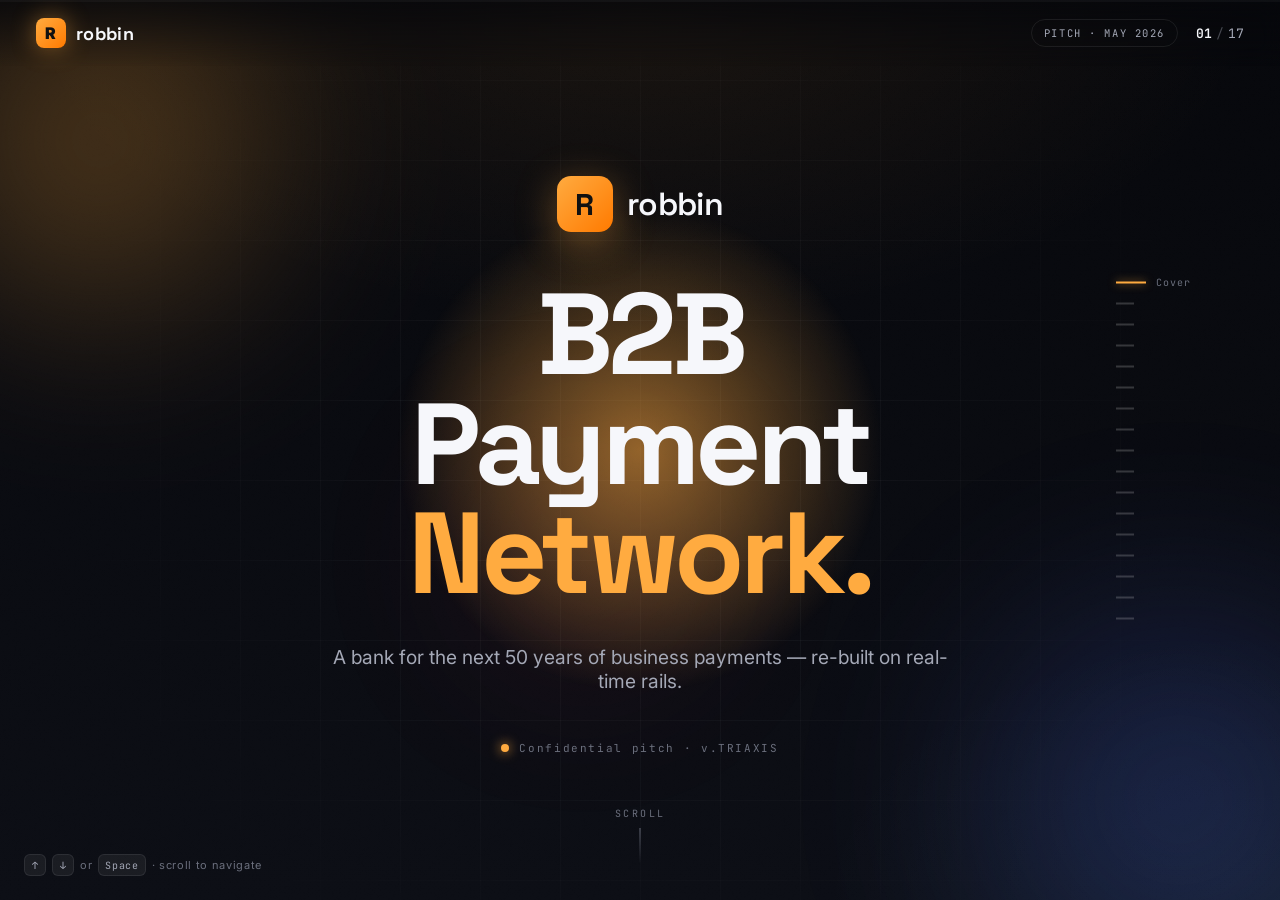
<file: index.html>
<!DOCTYPE html>
<html lang="en">
<head>
<meta charset="UTF-8" />
<meta name="viewport" content="width=device-width, initial-scale=1.0" />
<title>Robbin — B2B Payment Network</title>
<link rel="preconnect" href="https://fonts.googleapis.com" />
<link rel="preconnect" href="https://fonts.gstatic.com" crossorigin />
<link href="https://fonts.googleapis.com/css2?family=Inter:wght@300;400;500;600;700;800;900&family=Space+Grotesk:wght@400;500;600;700&family=JetBrains+Mono:wght@400;600&display=swap" rel="stylesheet" />
<link rel="stylesheet" href="styles.css" />
</head>
<body>

<!-- AMBIENT BACKGROUND -->
<div class="ambient">
  <div class="grain"></div>
  <div class="orb orb-1"></div>
  <div class="orb orb-2"></div>
  <div class="orb orb-3"></div>
  <div class="grid-bg"></div>
</div>

<!-- TOP NAV -->
<header class="topbar">
  <div class="brand">
    <span class="brand-mark">R</span>
    <span class="brand-name">robbin</span>
  </div>
  <div class="topbar-meta">
    <span class="meta-pill">PITCH · MAY 2026</span>
    <span class="counter"><b id="curSlide">01</b><span class="slash">/</span><span id="totSlide">17</span></span>
  </div>
</header>

<!-- PROGRESS BAR -->
<div class="progress"><div class="progress-fill" id="progressFill"></div></div>

<!-- MINI MAP -->
<nav class="minimap" aria-label="slide navigation">
  <ol id="minimapList"></ol>
</nav>

<!-- HINT -->
<div class="hint" id="hint">
  <kbd>↑</kbd><kbd>↓</kbd> or <kbd>Space</kbd> · scroll to navigate
</div>

<!-- DECK -->
<main class="deck" id="deck">

  <!-- ============================ SLIDE 1: COVER ============================ -->
  <section class="slide cover" data-title="Cover" data-num="01">
    <div class="cover-bg">
      <svg class="halo" viewBox="0 0 800 800" aria-hidden="true">
        <defs>
          <radialGradient id="halo" cx="50%" cy="50%" r="50%">
            <stop offset="0%" stop-color="#FFAB40" stop-opacity="0.55"/>
            <stop offset="60%" stop-color="#FFAB40" stop-opacity="0"/>
          </radialGradient>
        </defs>
        <circle cx="400" cy="400" r="400" fill="url(#halo)"/>
      </svg>
    </div>
    <div class="cover-content">
      <div class="cover-logo">
        <span class="cover-logo-mark">R</span>
        <span class="cover-logo-name">robbin</span>
      </div>
      <h1 class="cover-title">
        <span class="reveal">B2B</span>
        <span class="reveal delay-1">Payment</span>
        <span class="reveal delay-2 gold">Network.</span>
      </h1>
      <p class="cover-sub reveal delay-3">A bank for the next 50 years of business payments — re-built on real-time rails.</p>
      <div class="cover-foot reveal delay-4">
        <span class="dot"></span>
        <span>Confidential pitch · v.TRIAXIS</span>
      </div>
    </div>
    <div class="scroll-cue">scroll<span class="cue-line"></span></div>
  </section>

  <!-- ============================ SLIDE 2: TEAM ============================ -->
  <section class="slide team" data-title="Team" data-num="02">
    <div class="slide-inner">
      <div class="eyebrow">02 · Team</div>
      <h2 class="big-headline">
        Deep domain & technical expertise,<br/>
        <span class="gold">our right to win.</span>
      </h2>

      <div class="team-grid">
        <div class="team-col">
          <div class="col-label">FOUNDERS</div>
          <div class="founders">
            <article class="person">
              <div class="avatar"><span>LM</span></div>
              <div class="who">
                <h4>Leonardo Moura</h4>
                <span>CEO</span>
              </div>
            </article>
            <article class="person">
              <div class="avatar"><span>HM</span></div>
              <div class="who">
                <h4>Henrique Meyer</h4>
                <span>COO</span>
              </div>
            </article>
            <article class="person">
              <div class="avatar"><span>TC</span></div>
              <div class="who">
                <h4>Tomás Corrêa</h4>
                <span>CTO</span>
              </div>
            </article>
          </div>
        </div>
        <div class="team-col">
          <div class="col-label">INVESTORS</div>
          <div class="investors">
            <div class="inv-logo">MONASHEES</div>
            <div class="inv-logo">CANARY</div>
            <div class="inv-logo">QED</div>
            <div class="inv-logo">KASZEK</div>
            <div class="inv-logo">ANGELS</div>
            <div class="inv-logo">+ FOUNDERS</div>
          </div>
          <p class="inv-note">Backed by tier-one Latam fintech funds and operator angels.</p>
        </div>
      </div>
    </div>
  </section>

  <!-- ============================ SLIDE 3: CONSUMER VS B2B ============================ -->
  <section class="slide compare" data-title="The Gap" data-num="03">
    <div class="slide-inner">
      <div class="eyebrow">03 · The opportunity</div>
      <h2 class="big-headline">For 50 years, consumer payments became<br/>
        <span class="gold">seamless, financed, rewarded.</span><br/>
        B2B did not.
      </h2>

      <div class="versus">
        <div class="vs-card vs-good">
          <div class="vs-tag">Consumer</div>
          <div class="vs-amt">$50<span>T</span><sup>1</sup></div>
          <ul class="vs-list">
            <li><span class="check">✓</span> Seamless</li>
            <li><span class="check">✓</span> Financed</li>
            <li><span class="check">✓</span> Rewarded</li>
          </ul>
          <div class="vs-enabled">Enabled by <span class="card-chip"></span></div>
        </div>

        <div class="vs-divider"><span>vs</span></div>

        <div class="vs-card vs-bad">
          <div class="vs-tag">B2B</div>
          <div class="vs-amt">$124<span>T</span><sup>1</sup></div>
          <ul class="vs-list">
            <li><span class="cross">✕</span> Paper invoices</li>
            <li><span class="cross">✕</span> Financing gap</li>
            <li><span class="cross">✕</span> No rewards</li>
          </ul>
          <div class="vs-enabled">Enabled by <span class="q-mark">?</span></div>
        </div>
      </div>

      <div class="fineprint">(1) Juniper Research, 2024.</div>
    </div>
  </section>

  <!-- ============================ SLIDE 4: WRONG RAIL ============================ -->
  <section class="slide wrong-rail" data-title="Wrong Rail" data-num="04">
    <div class="slide-inner">
      <div class="eyebrow">04 · 2024 lesson</div>
      <h2 class="big-headline">
        In 2024 we built the right product<br/>
        <span class="muted">on the</span> <span class="gold strike">wrong rail</span><span class="muted">.</span>
      </h2>

      <div class="rail-stage">
        <div class="rail-card-wrap">
          <div class="rail-card">
            <div class="rc-top">
              <span class="rc-brand">CARTÃO CANTU</span>
              <span class="rc-visa">VISA</span>
            </div>
            <div class="rc-chip"></div>
            <div class="rc-num">4520  •••• ••••  9412</div>
            <div class="rc-foot">
              <span>R. SILVA</span>
              <span>12/29</span>
            </div>
            <div class="rc-cross"></div>
          </div>
          <div class="rail-stamp">WRONG RAIL</div>
        </div>

        <div class="rail-issues">
          <div class="ri"><i></i> Paper invoices</div>
          <div class="ri"><i></i> Financing gap</div>
          <div class="ri"><i></i> No rewards</div>
        </div>
      </div>
    </div>
  </section>

  <!-- ============================ SLIDE 5: PIX RAILED ============================ -->
  <section class="slide pix-rail" data-title="PIX Card" data-num="05">
    <div class="slide-inner">
      <div class="eyebrow">05 · The pivot</div>
      <h2 class="big-headline">Meet the <span class="gold">PIX-Railed</span> Credit Card.</h2>

      <div class="pix-stage">
        <div class="pix-card">
          <div class="pc-glow"></div>
          <div class="pc-top">
            <span class="pc-brand">robbin</span>
            <span class="pc-pix">⚡ PIX</span>
          </div>
          <div class="pc-chip"></div>
          <div class="pc-num">5000  ROBBIN  •  B2B</div>
          <div class="pc-foot">
            <div>
              <span class="pc-label">Acquiring cost</span>
              <span class="pc-val gold">0%</span>
            </div>
            <div>
              <span class="pc-label">Settlement</span>
              <span class="pc-val gold">Instant</span>
            </div>
            <div>
              <span class="pc-label">Credit</span>
              <span class="pc-val gold">On-rail</span>
            </div>
          </div>
        </div>
        <ul class="pix-bullets">
          <li><span class="b-num">01</span> Real-time settlement on PIX rail</li>
          <li><span class="b-num">02</span> Credit underwritten on supplier data</li>
          <li><span class="b-num">03</span> Rewards & financing co-branded with suppliers</li>
        </ul>
      </div>
    </div>
  </section>

  <!-- ============================ SLIDE 6: GLOBAL RAILS ============================ -->
  <section class="slide rails-map" data-title="Global Rails" data-num="06">
    <div class="slide-inner">
      <div class="eyebrow">06 · Why now</div>
      <h2 class="big-headline">Real-time payment rails — <span class="gold">everywhere</span>.</h2>
      <p class="lede">The rails Visa spent decades building became <b>cheaper</b> and <b>better</b>.</p>

      <div class="rails-grid">
        <div class="rail-tile"><span class="rt-flag">🇺🇸</span><b>FedNow</b><span class="rt-year">2023</span></div>
        <div class="rail-tile"><span class="rt-flag">🇲🇽</span><b>SPEI</b><span class="rt-year">2004</span></div>
        <div class="rail-tile"><span class="rt-flag">🇨🇴</span><b>Bre-B</b><span class="rt-year">2025</span></div>
        <div class="rail-tile featured"><span class="rt-flag">🇧🇷</span><b>PIX</b><span class="rt-year">2020</span><span class="rt-badge">Robbin's rail</span></div>
        <div class="rail-tile"><span class="rt-flag">🇦🇷</span><b>Transferencias 3.0</b><span class="rt-year">2020</span></div>
        <div class="rail-tile"><span class="rt-flag">🇪🇺</span><b>SEPA Instant</b><span class="rt-year">2017</span></div>
        <div class="rail-tile"><span class="rt-flag">🇶🇦</span><b>Fawran</b><span class="rt-year">2024</span></div>
        <div class="rail-tile"><span class="rt-flag">🇿🇦</span><b>PayShap</b><span class="rt-year">2023</span></div>
        <div class="rail-tile"><span class="rt-flag">🇮🇳</span><b>UPI</b><span class="rt-year">2016</span></div>
        <div class="rail-tile"><span class="rt-flag">🇹🇭</span><b>PromptPay</b><span class="rt-year">2016</span></div>
        <div class="rail-tile"><span class="rt-flag">🇸🇬</span><b>PayNow</b><span class="rt-year">2017</span></div>
      </div>
    </div>
  </section>

  <!-- ============================ SLIDE 7: NETWORK ============================ -->
  <section class="slide network" data-title="Network" data-num="07">
    <div class="slide-inner">
      <div class="eyebrow">07 · Architecture</div>
      <h2 class="big-headline">Robbin: <span class="gold">B2B payment network</span> built on PIX.</h2>

      <div class="network-diagram">
        <div class="net-node net-suppliers">
          <div class="net-label">Suppliers</div>
          <div class="net-sub">co-brand</div>
        </div>
        <div class="net-node net-banks">
          <div class="net-label">Banks</div>
          <div class="net-sub">fund untapped market</div>
        </div>
        <div class="net-node net-sellers">
          <div class="net-label">Sellers</div>
          <div class="net-sub">SMEs <b class="gold">20M+</b></div>
        </div>

        <div class="net-core">
          <div class="core-ring r1"></div>
          <div class="core-ring r2"></div>
          <div class="core-ring r3"></div>
          <div class="core-center">
            <span>ROBBIN</span>
            <small>Network Orchestrator</small>
          </div>
          <div class="core-tag tag-issuer">Issuer</div>
          <div class="core-tag tag-acquiring">Acquiring</div>
          <div class="core-tag tag-funding">Funding</div>
          <div class="core-tag tag-app">Application</div>
        </div>

        <svg class="net-lines" viewBox="0 0 1000 600" preserveAspectRatio="none">
          <line x1="120" y1="120" x2="500" y2="300" />
          <line x1="120" y1="480" x2="500" y2="300" />
          <line x1="880" y1="300" x2="500" y2="300" />
        </svg>
      </div>

      <div class="net-notes">
        <span><b class="gold">0%</b> acquiring cost (nation-wide PIX)</span>
        <span><b class="gold">Trust + Data</b> from supplier rail</span>
        <span><b class="gold">AI agents</b> for credit & servicing</span>
      </div>
    </div>
  </section>

  <!-- ============================ SLIDE 8: 280B MARKET ============================ -->
  <section class="slide market" data-title="$280B Market" data-num="08">
    <div class="slide-inner">
      <div class="eyebrow">08 · TAM</div>
      <h2 class="big-headline">Banks are gaining access to a<br/>
        <span class="huge-num">USD 280<span class="huge-unit">B</span></span><br/>
        <span class="gold">untapped market.</span>
      </h2>

      <div class="market-stage">
        <div class="bar-stack" aria-label="SME working capital by origin">
          <div class="bar-row">
            <span class="bar-label">Banks</span>
            <div class="bar"><span style="width:42%"></span></div>
            <span class="bar-val">42%</span>
          </div>
          <div class="bar-row">
            <span class="bar-label">Trade credit (suppliers)</span>
            <div class="bar gold-bar"><span style="width:38%"></span></div>
            <span class="bar-val gold">38%</span>
            <span class="bar-tag">← Robbin unlocks this</span>
          </div>
          <div class="bar-row">
            <span class="bar-label">Other</span>
            <div class="bar"><span style="width:20%"></span></div>
            <span class="bar-val">20%</span>
          </div>
        </div>
        <p class="caption">SME working-capital origin · share of short-term financing</p>
        <p class="source">Source: McGuinness, Hogan & Powell (2018); Berger & Udell (2006); Demirgüç-Kunt & Maksimovic (2001); Finkelstein Shapiro et al. (2018); Machokoto et al. (2022).</p>
      </div>
    </div>
  </section>

  <!-- ============================ SLIDE 9: TRACTION ============================ -->
  <section class="slide traction" data-title="Traction" data-num="09">
    <div class="slide-inner">
      <div class="eyebrow">09 · Traction</div>
      <h2 class="big-headline">It's <span class="gold">already</span> here.</h2>

      <div class="kpis">
        <div class="kpi">
          <div class="kpi-tag">SUPPLIERS</div>
          <div class="kpi-num"><span class="cnt" data-to="8">0</span></div>
          <div class="kpi-sub">live brands</div>
          <div class="kpi-foot">+12K sitting outside</div>
        </div>
        <div class="kpi">
          <div class="kpi-tag">FUNDING PROVIDERS</div>
          <div class="kpi-num"><span class="cnt" data-to="2">0</span></div>
          <div class="kpi-sub">publicly listed top-tier banks</div>
          <div class="kpi-foot">confidential</div>
        </div>
        <div class="kpi">
          <div class="kpi-tag">SMEs IN THE NETWORK</div>
          <div class="kpi-num"><span class="cnt" data-to="2400">0</span></div>
          <div class="kpi-sub">SMEs</div>
          <div class="kpi-foot">+5M sitting outside</div>
        </div>
        <div class="kpi big">
          <div class="kpi-tag">TPV</div>
          <div class="kpi-num">USD <span class="cnt" data-to="34">0</span>M</div>
          <div class="kpi-sub">processed</div>
          <div class="kpi-foot">growing weekly</div>
        </div>
      </div>
    </div>
  </section>

  <!-- ============================ SLIDE 10: FLYWHEEL ============================ -->
  <section class="slide flywheel" data-title="Flywheel" data-num="10">
    <div class="slide-inner">
      <div class="eyebrow">10 · Flywheel</div>
      <h2 class="big-headline">Supplier <span class="gold">trust, distribution & data</span> power the network.</h2>

      <div class="fw-wrap">
        <div class="fw-orbit">
          <div class="fw-step" style="--a:0deg"><b>↑</b> Suppliers</div>
          <div class="fw-step" style="--a:60deg"><b>↑</b> Trust · Data</div>
          <div class="fw-step" style="--a:120deg"><b>↑</b> Funding Providers</div>
          <div class="fw-step" style="--a:180deg"><b>↑</b> Credit · <b>↓</b> Costs</div>
          <div class="fw-step" style="--a:240deg"><b>↑</b> Transactions · Sales</div>
          <div class="fw-step" style="--a:300deg"><b>↑</b> SMEs</div>
          <div class="fw-hub">
            <span>ROBBIN</span>
            <small>flywheel</small>
          </div>
        </div>
      </div>
    </div>
  </section>

  <!-- ============================ SLIDE 11: VISA TIMELINE ============================ -->
  <section class="slide timeline" data-title="Timeline" data-num="11">
    <div class="slide-inner">
      <div class="eyebrow">11 · Speed of execution</div>
      <h2 class="big-headline">Visa took <span class="strike muted">50 years</span>.<br/>
        Real-time rails let us do it in <span class="gold">10</span>.</h2>

      <div class="timeline-wrap">
        <div class="tl-row tl-visa">
          <div class="tl-track-label">VISA</div>
          <div class="tl-track">
            <div class="tl-dot" style="left:0%"><b>1958</b><span>Built on BofA balance sheet</span></div>
            <div class="tl-dot" style="left:25%"><b>1970</b><span>Bank consortium assumes risk</span></div>
            <div class="tl-dot" style="left:38%"><b>1976</b><span>Visa network formalized</span></div>
            <div class="tl-dot end" style="left:100%"><b>2026</b><span>$604B market cap</span></div>
            <div class="tl-line"></div>
          </div>
        </div>
        <div class="tl-row tl-robbin">
          <div class="tl-track-label gold">ROBBIN</div>
          <div class="tl-track">
            <div class="tl-dot gold-dot" style="left:0%"><b>2024</b><span>Launched on own balance sheet</span></div>
            <div class="tl-dot gold-dot" style="left:33%"><b>2026</b><span>Outside capital funds network</span></div>
            <div class="tl-dot gold-dot" style="left:55%"><b>2026</b><span>MOU w/ Tier-1 bank</span></div>
            <div class="tl-dot gold-dot end" style="left:100%"><b>Future</b><span>Full infra on real-time rails</span></div>
            <div class="tl-line gold-line"></div>
          </div>
        </div>
      </div>
    </div>
  </section>

  <!-- ============================ SLIDE 12: REVENUE MODEL ============================ -->
  <section class="slide revenue" data-title="Revenue" data-num="12">
    <div class="slide-inner">
      <div class="eyebrow">12 · How we make money</div>
      <h2 class="big-headline">Revenue Model.</h2>

      <div class="rev-grid">
        <div class="rev-card">
          <div class="rev-num">01</div>
          <h3>Interchange</h3>
          <p>Take rate on every PIX-railed transaction routed through the network.</p>
        </div>
        <div class="rev-card">
          <div class="rev-num">02</div>
          <h3>Credit Spread</h3>
          <p>Net interest margin from funded SME credit lines, sourced from partner banks.</p>
        </div>
        <div class="rev-card">
          <div class="rev-num">03</div>
          <h3>Float</h3>
          <p>Yield on settlement balances during T+0 cycles.</p>
        </div>
        <div class="rev-card">
          <div class="rev-num">04</div>
          <h3>Network Services</h3>
          <p>Credit scoring, AI agents and servicing licensed to suppliers and banks.</p>
        </div>
      </div>
    </div>
  </section>

  <!-- ============================ SLIDE 13: COMPOUNDING ============================ -->
  <section class="slide growth" data-title="Growth" data-num="13">
    <div class="slide-inner">
      <div class="eyebrow">13 · The network is compounding</div>
      <h2 class="big-headline">The network is <span class="gold">compounding</span>.</h2>

      <div class="growth-grid">
        <div class="chart-card">
          <div class="chart-title">Revenue Run Rate <span>· USD thousands</span></div>
          <svg class="chart" viewBox="0 0 400 200" preserveAspectRatio="none" aria-hidden="true">
            <defs>
              <linearGradient id="rrr" x1="0" y1="0" x2="0" y2="1">
                <stop offset="0%" stop-color="#FFAB40" stop-opacity="0.7"/>
                <stop offset="100%" stop-color="#FFAB40" stop-opacity="0"/>
              </linearGradient>
            </defs>
            <path d="M0,190 L40,180 L80,170 L120,150 L160,130 L200,110 L240,80 L280,55 L320,30 L360,15 L400,5 L400,200 L0,200 Z" fill="url(#rrr)"/>
            <path d="M0,190 L40,180 L80,170 L120,150 L160,130 L200,110 L240,80 L280,55 L320,30 L360,15 L400,5" stroke="#FFAB40" stroke-width="3" fill="none"/>
          </svg>
          <div class="chart-axis"><span>Jan</span><span>Q2</span><span>Q3</span><span>Q4</span><span>Today</span></div>
        </div>

        <div class="chart-card">
          <div class="chart-title">Network Participants <span>· Suppliers + SMEs</span></div>
          <svg class="chart" viewBox="0 0 400 200" preserveAspectRatio="none" aria-hidden="true">
            <defs>
              <linearGradient id="np" x1="0" y1="0" x2="0" y2="1">
                <stop offset="0%" stop-color="#7DD3FC" stop-opacity="0.6"/>
                <stop offset="100%" stop-color="#7DD3FC" stop-opacity="0"/>
              </linearGradient>
            </defs>
            <path d="M0,195 L40,190 L80,180 L120,165 L160,140 L200,115 L240,85 L280,60 L320,35 L360,18 L400,8 L400,200 L0,200 Z" fill="url(#np)"/>
            <path d="M0,195 L40,190 L80,180 L120,165 L160,140 L200,115 L240,85 L280,60 L320,35 L360,18 L400,8" stroke="#7DD3FC" stroke-width="3" fill="none"/>
          </svg>
          <div class="chart-axis"><span>Jan</span><span>Q2</span><span>Q3</span><span>Q4</span><span>Today</span></div>
        </div>
      </div>
    </div>
  </section>

  <!-- ============================ SLIDE 14: DEMO INDÚSTRIA ============================ -->
  <section class="slide demo-section" data-title="Demo · Indústria" data-num="14">
    <div class="slide-inner demo-inner">
      <div class="eyebrow">14 · Demo</div>
      <h2 class="big-headline gold">Demo · Indústria</h2>
      <div class="device frame-laptop">
        <div class="laptop-bar"><span></span><span></span><span></span></div>
        <div class="laptop-screen">
          <div class="dash">
            <div class="dash-side">
              <div class="dash-logo">robbin · indústria</div>
              <ul class="dash-menu">
                <li class="on">Painel</li>
                <li>Distribuidores</li>
                <li>Limites</li>
                <li>Transações</li>
                <li>Relatórios</li>
              </ul>
            </div>
            <div class="dash-main">
              <div class="dash-cards">
                <div class="dash-c"><span>TPV mês</span><b>R$ 4,2M</b></div>
                <div class="dash-c"><span>Distribuidores ativos</span><b>312</b></div>
                <div class="dash-c"><span>Inadimplência</span><b class="gold">0,9%</b></div>
              </div>
              <div class="dash-chart"></div>
            </div>
          </div>
        </div>
      </div>
    </div>
  </section>

  <!-- ============================ SLIDE 15: DEMO ROBBINSON ============================ -->
  <section class="slide demo-section" data-title="Demo · Robbinson" data-num="15">
    <div class="slide-inner demo-inner">
      <div class="eyebrow">15 · Demo</div>
      <h2 class="big-headline gold">Demo · Robbinson <span class="muted">(vendedor)</span></h2>
      <div class="device frame-tablet">
        <div class="tablet-screen">
          <div class="seller">
            <div class="seller-hdr">
              <span class="seller-name">Olá, João</span>
              <span class="seller-pix">⚡ Cobrar via PIX</span>
            </div>
            <div class="seller-list">
              <div class="seller-row"><span>Distribuidora ABC</span><b>R$ 12.300</b><i class="ok">PAGO</i></div>
              <div class="seller-row"><span>Mercadinho Sul</span><b>R$ 4.820</b><i class="pend">PENDENTE</i></div>
              <div class="seller-row"><span>Padaria do Z.</span><b>R$ 980</b><i class="ok">PAGO</i></div>
              <div class="seller-row"><span>Atacado Norte</span><b>R$ 28.450</b><i class="ok">PAGO</i></div>
            </div>
            <button class="seller-cta">+ Nova cobrança</button>
          </div>
        </div>
      </div>
    </div>
  </section>

  <!-- ============================ SLIDE 16: DEMO APP ============================ -->
  <section class="slide demo-section" data-title="Demo · App" data-num="16">
    <div class="slide-inner demo-inner">
      <div class="eyebrow">16 · Demo</div>
      <h2 class="big-headline gold">Demo · APP</h2>
      <div class="device frame-phone">
        <div class="phone-notch"></div>
        <div class="phone-screen">
          <div class="phone-app">
            <div class="phone-hdr">
              <span>robbin</span>
              <span class="phone-bell">●</span>
            </div>
            <div class="phone-balance">
              <span>Limite disponível</span>
              <b>R$ 38.420,00</b>
              <small>de R$ 50.000,00</small>
              <div class="phone-bar"><span style="width:77%"></span></div>
            </div>
            <div class="phone-actions">
              <button>Pagar</button>
              <button class="gold-btn">PIX</button>
              <button>Extrato</button>
            </div>
            <div class="phone-tx">
              <div><span>⚡ PIX · Distribuidor</span><b>- R$ 1.240</b></div>
              <div><span>⚡ PIX · Atacadão</span><b>- R$ 4.890</b></div>
              <div><span>↺ Fatura paga</span><b class="gold">- R$ 12.000</b></div>
            </div>
          </div>
        </div>
      </div>
    </div>
  </section>

  <!-- ============================ SLIDE 17: CLOSING ============================ -->
  <section class="slide closing" data-title="Vision" data-num="17">
    <div class="cover-bg">
      <svg class="halo" viewBox="0 0 800 800" aria-hidden="true">
        <circle cx="400" cy="400" r="380" fill="url(#halo)"/>
      </svg>
    </div>
    <div class="closing-content">
      <div class="eyebrow center">17 · Vision</div>
      <h2 class="closing-line">
        <span class="reveal">Restoring</span>
        <span class="reveal delay-1 gold">growth & pride</span>
        <span class="reveal delay-2">to Main Street.</span>
      </h2>
      <div class="closing-logo reveal delay-3">
        <span class="cover-logo-mark">R</span>
        <span class="cover-logo-name">robbin</span>
      </div>
      <p class="closing-cta reveal delay-4">Let's build the next 50 years of B2B payments.</p>
    </div>
  </section>

</main>

<script src="app.js"></script>
</body>
</html>
</file>
<file: styles.css>
/* =========================================================
   ROBBIN — innovative HTML pitch deck
   ========================================================= */

:root{
  --bg:        #06070b;
  --bg-2:      #0c0e15;
  --ink:       #f6f7fb;
  --ink-dim:   #a4a8b6;
  --ink-mute:  #6b6f7d;
  --gold:      #FFAB40;
  --gold-soft: #ffd089;
  --line:      rgba(255,255,255,0.08);
  --line-2:    rgba(255,255,255,0.14);
  --card:      rgba(255,255,255,0.03);
  --card-2:    rgba(255,255,255,0.05);
  --radius:    18px;
  --shadow:    0 30px 80px rgba(0,0,0,0.45);
  --max:       1240px;
}

*{box-sizing:border-box; margin:0; padding:0;}
html,body{height:100%;}
html{scroll-behavior:smooth;}
body{
  font-family:'Inter', system-ui, -apple-system, sans-serif;
  background:var(--bg);
  color:var(--ink);
  overflow-x:hidden;
  -webkit-font-smoothing:antialiased;
}
img{max-width:100%; display:block;}
a{color:inherit;}

/* ====== AMBIENT BACKGROUND ====== */
.ambient{
  position:fixed; inset:0; z-index:0; pointer-events:none;
  background:
    radial-gradient(80% 60% at 50% 0%, rgba(255,171,64,0.08), transparent 60%),
    radial-gradient(60% 50% at 100% 100%, rgba(125,211,252,0.06), transparent 60%),
    linear-gradient(180deg, var(--bg), var(--bg-2));
}
.grain{
  position:absolute; inset:0;
  background-image:url("data:image/svg+xml,%3Csvg xmlns='http://www.w3.org/2000/svg' width='200' height='200'%3E%3Cfilter id='n'%3E%3CfeTurbulence baseFrequency='0.9' numOctaves='2' stitchTiles='stitch'/%3E%3CfeColorMatrix values='0 0 0 0 1 0 0 0 0 1 0 0 0 0 1 0 0 0 0.06 0'/%3E%3C/filter%3E%3Crect width='100%25' height='100%25' filter='url(%23n)'/%3E%3C/svg%3E");
  opacity:0.6; mix-blend-mode:overlay;
}
.grid-bg{
  position:absolute; inset:0;
  background-image:
    linear-gradient(to right, rgba(255,255,255,0.03) 1px, transparent 1px),
    linear-gradient(to bottom, rgba(255,255,255,0.03) 1px, transparent 1px);
  background-size: 80px 80px;
  mask-image: radial-gradient(circle at 50% 50%, black 30%, transparent 80%);
}
.orb{
  position:absolute; border-radius:50%; filter:blur(80px); opacity:0.35;
}
.orb-1{width:520px; height:520px; left:-160px; top:-120px;
  background:radial-gradient(circle, #FFAB40 0%, transparent 70%);}
.orb-2{width:600px; height:600px; right:-200px; bottom:-200px;
  background:radial-gradient(circle, #4a6cf7 0%, transparent 70%); opacity:0.25;}
.orb-3{width:400px; height:400px; left:30%; top:40%;
  background:radial-gradient(circle, #f43f5e 0%, transparent 70%); opacity:0.1;}

/* ====== TOP BAR ====== */
.topbar{
  position:fixed; top:0; left:0; right:0; z-index:50;
  display:flex; align-items:center; justify-content:space-between;
  padding:18px 36px;
  backdrop-filter:blur(12px);
  -webkit-backdrop-filter:blur(12px);
  background:linear-gradient(180deg, rgba(6,7,11,0.75), rgba(6,7,11,0));
}
.brand{display:flex; align-items:center; gap:10px; font-weight:700; letter-spacing:0.02em;}
.brand-mark{
  width:30px; height:30px; border-radius:8px;
  background:linear-gradient(135deg, var(--gold), #ff7a00);
  color:#111; display:grid; place-items:center; font-weight:900;
  box-shadow:0 0 24px rgba(255,171,64,0.45);
}
.brand-name{font-family:'Space Grotesk',sans-serif; font-size:18px;}
.topbar-meta{display:flex; gap:18px; align-items:center;}
.meta-pill{
  font-family:'JetBrains Mono',monospace; font-size:10.5px;
  color:var(--ink-dim); border:1px solid var(--line);
  padding:6px 12px; border-radius:999px; letter-spacing:0.15em;
}
.counter{font-family:'JetBrains Mono',monospace; font-size:13px; color:var(--ink-dim);}
.counter b{color:var(--ink); font-weight:600;}
.counter .slash{margin:0 4px; opacity:0.4;}

/* ====== PROGRESS ====== */
.progress{
  position:fixed; top:0; left:0; right:0; height:2px;
  background:rgba(255,255,255,0.04); z-index:60;
}
.progress-fill{
  height:100%; width:0;
  background:linear-gradient(90deg, var(--gold), #ff7a00);
  box-shadow:0 0 14px rgba(255,171,64,0.6);
  transition:width 0.2s linear;
}

/* ====== MINIMAP ====== */
.minimap{
  position:fixed; right:24px; top:50%; transform:translateY(-50%);
  z-index:40;
}
.minimap ol{list-style:none; display:flex; flex-direction:column; gap:8px;}
.minimap li{
  display:flex; align-items:center; gap:10px; cursor:pointer;
  color:var(--ink-mute); font-family:'JetBrains Mono',monospace;
  font-size:10px; letter-spacing:0.1em;
}
.minimap li .mm-dot{
  width:18px; height:2px; background:rgba(255,255,255,0.18); transition:all 0.3s;
}
.minimap li .mm-label{opacity:0; transform:translateX(8px); transition:all 0.3s;}
.minimap li:hover .mm-label,
.minimap li.on .mm-label{opacity:1; transform:translateX(0);}
.minimap li.on .mm-dot{
  background:var(--gold); width:30px;
  box-shadow:0 0 8px rgba(255,171,64,0.7);
}

/* ====== HINT ====== */
.hint{
  position:fixed; left:24px; bottom:24px; z-index:40;
  color:var(--ink-mute); font-size:11px; letter-spacing:0.06em;
  display:flex; gap:6px; align-items:center;
  transition:opacity 0.4s;
}
.hint.fade{opacity:0; pointer-events:none;}
.hint kbd{
  display:inline-grid; place-items:center;
  min-width:22px; height:22px; padding:0 6px;
  background:rgba(255,255,255,0.06); border:1px solid var(--line);
  border-radius:6px; font-family:'JetBrains Mono',monospace; font-size:10px;
  color:var(--ink-dim);
}

/* ====== DECK / SLIDES ====== */
.deck{
  position:relative; z-index:1;
  scroll-snap-type:y mandatory;
  height:100vh; overflow-y:scroll;
  scroll-behavior:smooth;
}
.deck::-webkit-scrollbar{display:none;}
.deck{scrollbar-width:none;}
.slide{
  position:relative;
  min-height:100vh; width:100%;
  scroll-snap-align:start; scroll-snap-stop:always;
  display:flex; align-items:center; justify-content:center;
  padding:96px 56px 64px;
  overflow:hidden;
}
.slide-inner{
  width:100%; max-width:var(--max);
  position:relative; z-index:2;
}

.eyebrow{
  font-family:'JetBrains Mono',monospace;
  font-size:11px; letter-spacing:0.25em;
  color:var(--gold); text-transform:uppercase;
  margin-bottom:18px;
  display:inline-block; padding:6px 12px;
  border:1px solid rgba(255,171,64,0.3);
  border-radius:999px;
  background:rgba(255,171,64,0.05);
}
.eyebrow.center{margin:0 auto 18px; display:block; text-align:center; width:fit-content;}

.big-headline{
  font-family:'Space Grotesk',sans-serif;
  font-size:clamp(28px, 4.5vw, 64px);
  font-weight:700; line-height:1.05;
  letter-spacing:-0.02em;
  margin-bottom:36px;
}
.lede{
  color:var(--ink-dim); font-size:18px; max-width:680px; margin-bottom:32px;
}
.gold{color:var(--gold);}
.muted{color:var(--ink-mute);}
.strike{text-decoration:line-through; text-decoration-thickness:3px;}
.fineprint{
  font-family:'JetBrains Mono',monospace; font-size:10px;
  color:var(--ink-mute); margin-top:32px;
}

/* ====== COVER ====== */
.cover{justify-content:center;}
.cover-bg{position:absolute; inset:0; display:grid; place-items:center; z-index:0;}
.halo{width:90vmin; max-width:900px;}
.cover-content{position:relative; z-index:2; text-align:center; max-width:1000px;}
.cover-logo{
  display:inline-flex; gap:14px; align-items:center;
  margin-bottom:48px; opacity:0;
  animation:fadeIn 0.8s 0.1s forwards;
}
.cover-logo-mark{
  width:56px; height:56px; border-radius:14px;
  background:linear-gradient(135deg, var(--gold), #ff7a00);
  color:#111; display:grid; place-items:center;
  font-family:'Space Grotesk',sans-serif; font-weight:900; font-size:30px;
  box-shadow:0 10px 40px rgba(255,171,64,0.4);
}
.cover-logo-name{
  font-family:'Space Grotesk',sans-serif; font-size:32px; font-weight:600;
  letter-spacing:-0.02em;
}
.cover-title{
  font-family:'Space Grotesk',sans-serif;
  font-size:clamp(56px, 9vw, 140px);
  font-weight:800; line-height:0.95; letter-spacing:-0.04em;
}
.cover-title span{display:block;}
.cover-sub{
  margin-top:36px; font-size:clamp(16px, 1.5vw, 22px);
  color:var(--ink-dim); max-width:640px; margin-left:auto; margin-right:auto;
}
.cover-foot{
  margin-top:48px; display:inline-flex; align-items:center; gap:10px;
  font-family:'JetBrains Mono',monospace; font-size:11px;
  color:var(--ink-mute); letter-spacing:0.15em;
}
.cover-foot .dot{
  width:8px; height:8px; border-radius:50%; background:var(--gold);
  box-shadow:0 0 12px var(--gold); animation:pulse 1.6s infinite;
}
.scroll-cue{
  position:absolute; bottom:36px; left:50%; transform:translateX(-50%);
  font-family:'JetBrains Mono',monospace; font-size:10px;
  letter-spacing:0.25em; color:var(--ink-mute); text-transform:uppercase;
  display:flex; flex-direction:column; align-items:center; gap:8px;
  z-index:3;
}
.cue-line{
  width:1px; height:36px;
  background:linear-gradient(180deg, var(--ink-mute), transparent);
  animation:cue 1.8s infinite;
}
@keyframes cue{0%{transform:scaleY(0); transform-origin:top;} 50%{transform:scaleY(1); transform-origin:top;} 51%{transform-origin:bottom;} 100%{transform:scaleY(0); transform-origin:bottom;}}
@keyframes pulse{0%,100%{opacity:1;}50%{opacity:0.4;}}

/* Reveal animation */
.reveal{opacity:0; transform:translateY(28px); animation:reveal 0.9s cubic-bezier(0.2,0.7,0.2,1) forwards;}
.reveal.delay-1{animation-delay:0.15s;}
.reveal.delay-2{animation-delay:0.3s;}
.reveal.delay-3{animation-delay:0.55s;}
.reveal.delay-4{animation-delay:0.8s;}
@keyframes reveal{to{opacity:1; transform:translateY(0);}}
@keyframes fadeIn{to{opacity:1;}}

/* ====== SLIDE 2: TEAM ====== */
.team-grid{
  display:grid; grid-template-columns:1.1fr 1fr; gap:48px;
  margin-top:24px;
}
.col-label{
  font-family:'JetBrains Mono',monospace; font-size:11px;
  letter-spacing:0.25em; color:var(--ink-mute);
  margin-bottom:24px; padding-bottom:12px;
  border-bottom:1px solid var(--line);
}
.founders{display:flex; flex-direction:column; gap:18px;}
.person{
  display:flex; align-items:center; gap:18px;
  padding:18px 22px;
  background:var(--card); border:1px solid var(--line);
  border-radius:var(--radius);
  transition:all 0.3s;
}
.person:hover{
  border-color:var(--line-2); transform:translateX(6px);
  background:var(--card-2);
}
.avatar{
  width:56px; height:56px; border-radius:50%;
  background:linear-gradient(135deg, var(--gold), #ff7a00);
  display:grid; place-items:center;
  font-family:'Space Grotesk',sans-serif; font-weight:700;
  color:#111;
  box-shadow:0 6px 20px rgba(255,171,64,0.25);
}
.who h4{font-size:18px; font-weight:600;}
.who span{color:var(--ink-mute); font-size:13px; letter-spacing:0.1em;}
.investors{
  display:grid; grid-template-columns:repeat(2, 1fr); gap:12px;
}
.inv-logo{
  padding:18px; border:1px solid var(--line);
  border-radius:var(--radius);
  display:grid; place-items:center;
  font-family:'Space Grotesk',sans-serif; font-weight:600;
  font-size:13px; letter-spacing:0.15em; color:var(--ink-dim);
  background:var(--card);
  transition:all 0.3s;
}
.inv-logo:hover{color:var(--ink); border-color:var(--gold);}
.inv-note{color:var(--ink-mute); margin-top:16px; font-size:13px;}

/* ====== SLIDE 3: COMPARE ====== */
.versus{
  display:grid; grid-template-columns:1fr auto 1fr; gap:24px;
  align-items:stretch; margin-top:24px;
}
.vs-card{
  padding:36px;
  border:1px solid var(--line); border-radius:var(--radius);
  background:linear-gradient(180deg, var(--card), rgba(0,0,0,0.2));
  position:relative; overflow:hidden;
}
.vs-good{border-color:rgba(125,211,252,0.25);}
.vs-bad{border-color:rgba(255,171,64,0.3);}
.vs-good::before, .vs-bad::before{
  content:""; position:absolute; inset:0;
  background:radial-gradient(80% 60% at 50% 0%, rgba(125,211,252,0.12), transparent 70%);
  pointer-events:none;
}
.vs-bad::before{background:radial-gradient(80% 60% at 50% 0%, rgba(255,171,64,0.15), transparent 70%);}
.vs-tag{
  font-family:'JetBrains Mono',monospace; font-size:11px;
  letter-spacing:0.25em; color:var(--ink-mute); text-transform:uppercase;
  margin-bottom:12px;
}
.vs-amt{
  font-family:'Space Grotesk',sans-serif;
  font-size:clamp(48px,7vw,92px); font-weight:800;
  letter-spacing:-0.04em; line-height:1; position:relative;
}
.vs-amt span{font-size:0.6em;}
.vs-amt sup{font-size:0.3em; vertical-align:super; color:var(--ink-mute);}
.vs-good .vs-amt{color:#7DD3FC;}
.vs-bad .vs-amt{color:var(--gold);}
.vs-list{list-style:none; margin:32px 0 0; display:flex; flex-direction:column; gap:10px;}
.vs-list li{font-size:18px; display:flex; align-items:center; gap:12px;}
.vs-list .check, .vs-list .cross{
  width:28px; height:28px; border-radius:50%;
  display:grid; place-items:center; font-weight:700; font-size:14px;
}
.vs-list .check{background:rgba(125,211,252,0.15); color:#7DD3FC;}
.vs-list .cross{background:rgba(255,107,107,0.15); color:#ff6b6b;}
.vs-enabled{
  margin-top:28px; padding-top:20px; border-top:1px solid var(--line);
  color:var(--ink-mute); font-size:14px;
  display:flex; align-items:center; gap:10px;
}
.card-chip{
  width:40px; height:26px; border-radius:5px;
  background:linear-gradient(135deg, #f4c542, #1a3a8f);
  position:relative;
}
.card-chip::after{
  content:"VISA"; position:absolute; bottom:2px; right:3px;
  font-size:7px; color:white; font-weight:800;
}
.q-mark{
  width:32px; height:32px; border-radius:50%;
  background:var(--gold); color:#111;
  display:inline-grid; place-items:center;
  font-weight:900; font-size:18px;
}
.vs-divider{display:grid; place-items:center; color:var(--ink-mute);}
.vs-divider span{
  font-family:'Space Grotesk',sans-serif; font-size:18px; font-weight:600;
  padding:8px 12px; border:1px solid var(--line); border-radius:50%;
  width:48px; height:48px; display:grid; place-items:center;
}

/* ====== SLIDE 4: WRONG RAIL ====== */
.rail-stage{
  display:grid; grid-template-columns:1fr 1fr; gap:60px;
  align-items:center; margin-top:32px;
}
.rail-card-wrap{
  position:relative; display:flex; justify-content:center;
  perspective:1200px;
}
.rail-card{
  width:380px; height:240px; border-radius:18px;
  background:
    linear-gradient(135deg, #14223e 0%, #0a1226 60%, #060a16 100%);
  border:1px solid rgba(255,255,255,0.06);
  box-shadow:0 30px 60px rgba(0,0,0,0.5);
  padding:24px; color:white; position:relative; overflow:hidden;
  transform:rotateY(-12deg) rotateX(6deg);
  transition:transform 0.6s;
}
.rail-card:hover{transform:rotateY(-2deg) rotateX(2deg);}
.rc-top{display:flex; justify-content:space-between; align-items:center;}
.rc-brand{font-family:'Space Grotesk'; font-weight:600; font-size:14px; letter-spacing:0.1em;}
.rc-visa{font-family:'Space Grotesk'; font-weight:900; font-style:italic; font-size:20px; color:#f4c542;}
.rc-chip{
  width:46px; height:34px; border-radius:6px;
  background:linear-gradient(135deg, #d4af37, #8b6914);
  margin-top:40px;
  position:relative;
}
.rc-chip::before, .rc-chip::after{
  content:""; position:absolute; background:rgba(0,0,0,0.2);
  left:8px; right:8px; height:1px;
}
.rc-chip::before{top:12px;}
.rc-chip::after{top:22px;}
.rc-num{
  font-family:'JetBrains Mono'; font-size:16px;
  letter-spacing:0.08em; margin-top:14px; color:rgba(255,255,255,0.85);
}
.rc-foot{
  display:flex; justify-content:space-between; margin-top:12px;
  font-family:'JetBrains Mono'; font-size:11px; color:rgba(255,255,255,0.6);
  letter-spacing:0.1em;
}
.rc-cross{
  position:absolute; inset:0; pointer-events:none;
}
.rc-cross::before, .rc-cross::after{
  content:""; position:absolute; left:10%; right:10%; height:3px;
  background:#ff4444; top:50%;
  box-shadow:0 0 12px rgba(255,68,68,0.6);
}
.rc-cross::before{transform:rotate(8deg);}
.rc-cross::after{transform:rotate(-8deg);}
.rail-stamp{
  position:absolute; bottom:-20px; left:50%; transform:translateX(-50%) rotate(-6deg);
  font-family:'Space Grotesk'; font-weight:800; font-size:24px;
  color:#ff4444; border:3px solid #ff4444; padding:6px 18px;
  letter-spacing:0.15em;
  opacity:0.9;
}
.rail-issues{display:flex; flex-direction:column; gap:14px;}
.ri{
  padding:18px 22px; background:var(--card); border:1px solid var(--line);
  border-radius:var(--radius); font-size:18px;
  display:flex; align-items:center; gap:14px;
}
.ri i{
  width:8px; height:8px; border-radius:50%;
  background:#ff4444; box-shadow:0 0 12px rgba(255,68,68,0.6);
}

/* ====== SLIDE 5: PIX CARD ====== */
.pix-stage{
  display:grid; grid-template-columns:1fr 1fr; gap:60px;
  align-items:center; margin-top:32px;
}
.pix-card{
  width:100%; max-width:480px; aspect-ratio:1.586;
  border-radius:22px; padding:28px;
  background:
    linear-gradient(135deg, #1a1305 0%, #0a0703 50%, #060403 100%);
  border:1px solid rgba(255,171,64,0.3);
  position:relative; overflow:hidden;
  box-shadow:0 40px 80px rgba(255,171,64,0.15), 0 0 0 1px rgba(255,171,64,0.1);
  transform:rotate(-2deg);
  animation:floaty 6s ease-in-out infinite;
}
@keyframes floaty{0%,100%{transform:rotate(-2deg) translateY(0);}50%{transform:rotate(-2deg) translateY(-8px);}}
.pc-glow{
  position:absolute; inset:-50%;
  background:radial-gradient(circle at 30% 30%, rgba(255,171,64,0.3), transparent 50%);
  pointer-events:none;
}
.pc-top{display:flex; justify-content:space-between; align-items:center; position:relative;}
.pc-brand{
  font-family:'Space Grotesk'; font-weight:700; font-size:22px;
  color:var(--gold); letter-spacing:-0.02em;
}
.pc-pix{
  font-family:'JetBrains Mono'; font-size:12px;
  padding:4px 10px; border-radius:999px;
  background:rgba(255,171,64,0.15); color:var(--gold);
  letter-spacing:0.1em; border:1px solid rgba(255,171,64,0.3);
}
.pc-chip{
  width:54px; height:40px; border-radius:7px;
  background:linear-gradient(135deg, var(--gold), #ff7a00);
  margin-top:28px; position:relative;
  box-shadow:0 0 18px rgba(255,171,64,0.5);
}
.pc-num{
  font-family:'JetBrains Mono'; font-size:18px; color:rgba(255,255,255,0.85);
  margin-top:18px; letter-spacing:0.1em;
}
.pc-foot{
  display:grid; grid-template-columns:repeat(3, 1fr); gap:14px;
  margin-top:auto; padding-top:22px; position:relative;
}
.pc-label{
  display:block; font-family:'JetBrains Mono'; font-size:9px;
  color:var(--ink-mute); letter-spacing:0.15em; text-transform:uppercase;
}
.pc-val{
  display:block; font-family:'Space Grotesk'; font-weight:700; font-size:16px;
  margin-top:4px;
}
.pix-bullets{list-style:none; display:flex; flex-direction:column; gap:18px;}
.pix-bullets li{
  display:flex; align-items:center; gap:18px;
  padding:20px 24px; background:var(--card); border:1px solid var(--line);
  border-radius:var(--radius); font-size:18px;
  transition:all 0.3s;
}
.pix-bullets li:hover{border-color:var(--gold); transform:translateX(6px);}
.b-num{
  font-family:'JetBrains Mono'; color:var(--gold); font-weight:700;
  font-size:13px; letter-spacing:0.1em;
}

/* ====== SLIDE 6: RAILS MAP ====== */
.rails-grid{
  display:grid; grid-template-columns:repeat(4, 1fr); gap:14px;
  margin-top:32px;
}
.rail-tile{
  padding:22px; border:1px solid var(--line); border-radius:var(--radius);
  background:var(--card);
  display:flex; flex-direction:column; gap:6px; position:relative;
  transition:all 0.3s;
}
.rail-tile:hover{border-color:var(--line-2); transform:translateY(-4px);}
.rail-tile.featured{
  border-color:var(--gold);
  background:linear-gradient(135deg, rgba(255,171,64,0.12), rgba(255,171,64,0.02));
  box-shadow:0 0 40px rgba(255,171,64,0.15);
}
.rt-flag{font-size:24px;}
.rail-tile b{font-family:'Space Grotesk'; font-size:18px;}
.rt-year{font-family:'JetBrains Mono'; font-size:11px; color:var(--ink-mute);}
.rt-badge{
  position:absolute; top:12px; right:12px;
  background:var(--gold); color:#111;
  font-family:'JetBrains Mono'; font-size:9px;
  padding:3px 8px; border-radius:999px; font-weight:700;
  letter-spacing:0.1em;
}

/* ====== SLIDE 7: NETWORK ====== */
.network-diagram{
  position:relative; margin-top:32px;
  display:grid; grid-template-columns:1fr 1.4fr 1fr; gap:24px;
  align-items:center;
  min-height:340px;
}
.net-node{
  padding:24px 28px; border:1px solid var(--line);
  border-radius:var(--radius); background:var(--card);
  text-align:center; position:relative; z-index:2;
}
.net-suppliers{grid-column:1; grid-row:1; align-self:start;}
.net-banks{grid-column:1; grid-row:1; align-self:end; margin-top:80px;}
.net-sellers{grid-column:3; grid-row:1;}
.net-label{font-family:'Space Grotesk'; font-size:20px; font-weight:600;}
.net-sub{color:var(--ink-mute); font-size:13px; margin-top:4px;}
.net-core{
  grid-column:2; grid-row:1; position:relative;
  width:280px; height:280px; margin:0 auto;
  display:grid; place-items:center;
}
.core-ring{
  position:absolute; inset:0; border:1px solid rgba(255,171,64,0.25);
  border-radius:50%;
}
.core-ring.r2{inset:30px; border-color:rgba(255,171,64,0.15);}
.core-ring.r3{
  inset:60px; border-color:rgba(255,171,64,0.4);
  animation:spin 14s linear infinite;
  border-style:dashed;
}
@keyframes spin{to{transform:rotate(360deg);}}
.core-center{
  width:130px; height:130px; border-radius:50%;
  background:linear-gradient(135deg, var(--gold), #ff7a00);
  display:grid; place-items:center;
  font-family:'Space Grotesk'; font-weight:800; color:#111;
  box-shadow:0 0 60px rgba(255,171,64,0.5);
  text-align:center;
}
.core-center span{font-size:20px; letter-spacing:-0.02em;}
.core-center small{font-size:9px; letter-spacing:0.1em; margin-top:4px;}
.core-tag{
  position:absolute;
  font-family:'JetBrains Mono'; font-size:10px;
  letter-spacing:0.15em; color:var(--gold);
  padding:4px 10px; background:rgba(255,171,64,0.1);
  border:1px solid rgba(255,171,64,0.3);
  border-radius:999px;
}
.tag-issuer{top:8px; left:50%; transform:translateX(-50%);}
.tag-acquiring{right:0; top:50%; transform:translateY(-50%);}
.tag-funding{left:0; top:50%; transform:translateY(-50%);}
.tag-app{bottom:8px; left:50%; transform:translateX(-50%);}
.net-lines{position:absolute; inset:0; z-index:1; pointer-events:none;}
.net-lines line{
  stroke:rgba(255,171,64,0.3); stroke-width:1.5; stroke-dasharray:4 4;
  animation:flow 1.4s linear infinite;
}
@keyframes flow{to{stroke-dashoffset:-16;}}
.net-notes{
  display:grid; grid-template-columns:repeat(3,1fr); gap:18px;
  margin-top:24px; color:var(--ink-dim); font-size:15px;
}
.net-notes span{
  padding:14px 18px; background:var(--card); border:1px solid var(--line);
  border-radius:12px;
}

/* ====== SLIDE 8: MARKET ====== */
.huge-num{
  font-family:'Space Grotesk'; font-weight:800;
  font-size:clamp(80px,12vw,180px); line-height:1;
  letter-spacing:-0.05em; color:var(--gold);
  display:inline-block;
  background:linear-gradient(135deg, var(--gold), #ff7a00);
  -webkit-background-clip:text; background-clip:text;
  -webkit-text-fill-color:transparent;
}
.huge-unit{font-size:0.5em;}
.market-stage{margin-top:24px; max-width:880px;}
.bar-stack{display:flex; flex-direction:column; gap:18px;}
.bar-row{
  display:grid; grid-template-columns:200px 1fr 60px auto;
  gap:18px; align-items:center;
}
.bar-label{color:var(--ink-dim); font-size:14px;}
.bar{
  height:38px; background:rgba(255,255,255,0.04);
  border-radius:8px; overflow:hidden; position:relative;
}
.bar span{
  display:block; height:100%;
  background:linear-gradient(90deg, rgba(255,255,255,0.15), rgba(255,255,255,0.25));
  width:0;
  animation:grow 1.4s cubic-bezier(0.2,0.7,0.2,1) forwards;
}
.gold-bar span{
  background:linear-gradient(90deg, var(--gold), #ff7a00);
  box-shadow:0 0 24px rgba(255,171,64,0.5);
}
@keyframes grow{from{width:0;}}
.bar-val{font-family:'JetBrains Mono'; font-weight:600; font-size:15px;}
.bar-tag{
  font-family:'JetBrains Mono'; font-size:11px;
  color:var(--gold); letter-spacing:0.1em;
}
.caption{color:var(--ink-mute); font-size:13px; margin-top:18px;}
.source{
  font-family:'JetBrains Mono'; font-size:10px;
  color:var(--ink-mute); margin-top:24px; max-width:680px;
}

/* ====== SLIDE 9: TRACTION ====== */
.kpis{
  display:grid; grid-template-columns:repeat(4, 1fr); gap:18px;
  margin-top:24px;
}
.kpi{
  padding:32px 28px;
  background:linear-gradient(180deg, var(--card), rgba(0,0,0,0.2));
  border:1px solid var(--line); border-radius:var(--radius);
  position:relative; overflow:hidden;
  transition:all 0.4s;
}
.kpi::before{
  content:""; position:absolute; top:0; left:0; right:0; height:2px;
  background:linear-gradient(90deg, transparent, var(--gold), transparent);
  opacity:0; transition:opacity 0.4s;
}
.kpi:hover::before{opacity:1;}
.kpi:hover{transform:translateY(-6px); border-color:rgba(255,171,64,0.3);}
.kpi.big{grid-column:span 2;}
.kpi-tag{
  font-family:'JetBrains Mono'; font-size:10px;
  color:var(--gold); letter-spacing:0.2em;
  margin-bottom:18px;
}
.kpi-num{
  font-family:'Space Grotesk'; font-weight:800;
  font-size:clamp(48px,5vw,72px); line-height:1; letter-spacing:-0.03em;
}
.kpi-sub{color:var(--ink-dim); font-size:14px; margin-top:6px;}
.kpi-foot{
  margin-top:20px; padding-top:16px; border-top:1px solid var(--line);
  color:var(--ink-mute); font-size:11px; letter-spacing:0.08em;
  text-transform:uppercase;
}

/* ====== SLIDE 10: FLYWHEEL ====== */
.fw-wrap{margin-top:24px; display:grid; place-items:center; min-height:480px;}
.fw-orbit{
  position:relative; width:560px; height:560px;
  border-radius:50%;
}
.fw-hub{
  position:absolute; top:50%; left:50%; transform:translate(-50%,-50%);
  width:180px; height:180px; border-radius:50%;
  background:linear-gradient(135deg, var(--gold), #ff7a00);
  display:grid; place-items:center; text-align:center;
  color:#111; box-shadow:0 0 80px rgba(255,171,64,0.5);
  z-index:2;
}
.fw-hub span{font-family:'Space Grotesk'; font-weight:800; font-size:26px;}
.fw-hub small{font-size:10px; letter-spacing:0.2em; margin-top:4px;}
.fw-step{
  position:absolute; top:50%; left:50%;
  transform:translate(-50%,-50%) rotate(var(--a)) translateY(-220px) rotate(calc(var(--a) * -1));
  padding:14px 22px; border-radius:999px;
  background:rgba(255,255,255,0.05);
  border:1px solid rgba(255,171,64,0.3);
  font-size:15px; white-space:nowrap;
  display:flex; align-items:center; gap:8px;
  backdrop-filter:blur(8px);
}
.fw-step b{color:var(--gold); font-weight:700;}
.fw-orbit::before{
  content:""; position:absolute; inset:60px;
  border:1px dashed rgba(255,171,64,0.25); border-radius:50%;
  animation:spin 40s linear infinite;
}

/* ====== SLIDE 11: TIMELINE ====== */
.timeline-wrap{
  margin-top:36px; display:flex; flex-direction:column; gap:60px;
}
.tl-row{display:grid; grid-template-columns:100px 1fr; gap:24px; align-items:center;}
.tl-track-label{
  font-family:'Space Grotesk'; font-weight:700; font-size:14px;
  letter-spacing:0.15em; color:var(--ink-dim);
}
.tl-track{
  position:relative; height:80px;
}
.tl-line{
  position:absolute; top:50%; left:0; right:0; height:2px;
  background:rgba(255,255,255,0.15); transform:translateY(-50%);
}
.gold-line{
  background:linear-gradient(90deg, var(--gold), #ff7a00);
  box-shadow:0 0 16px rgba(255,171,64,0.5);
}
.tl-dot{
  position:absolute; top:50%; transform:translate(-50%,-50%);
  width:14px; height:14px; border-radius:50%;
  background:rgba(255,255,255,0.6); border:3px solid var(--bg);
  z-index:2;
}
.tl-dot.gold-dot{
  background:var(--gold);
  box-shadow:0 0 14px rgba(255,171,64,0.6);
}
.tl-dot b{
  position:absolute; bottom:18px; left:50%; transform:translateX(-50%);
  font-family:'JetBrains Mono'; font-size:11px; color:var(--ink);
  white-space:nowrap;
}
.tl-dot span{
  position:absolute; top:18px; left:50%; transform:translateX(-50%);
  font-size:11px; color:var(--ink-mute); width:140px;
  text-align:center; line-height:1.3;
}
.tl-dot.end{transform:translate(-100%, -50%);}
.tl-dot.end b, .tl-dot.end span{transform:translateX(0); left:auto; right:0;}

/* ====== SLIDE 12: REVENUE ====== */
.rev-grid{
  display:grid; grid-template-columns:repeat(4,1fr); gap:18px;
  margin-top:24px;
}
.rev-card{
  padding:32px 28px; border:1px solid var(--line);
  border-radius:var(--radius); background:var(--card);
  position:relative; overflow:hidden;
  transition:all 0.4s;
}
.rev-card::after{
  content:""; position:absolute; bottom:-50%; right:-50%;
  width:150px; height:150px; border-radius:50%;
  background:radial-gradient(circle, rgba(255,171,64,0.12), transparent 70%);
  transition:transform 0.6s;
}
.rev-card:hover::after{transform:translate(-30%,-30%);}
.rev-card:hover{border-color:rgba(255,171,64,0.3); transform:translateY(-4px);}
.rev-num{
  font-family:'JetBrains Mono'; color:var(--gold);
  font-size:13px; letter-spacing:0.15em; margin-bottom:16px;
}
.rev-card h3{
  font-family:'Space Grotesk'; font-weight:700; font-size:22px;
  margin-bottom:14px;
}
.rev-card p{color:var(--ink-dim); font-size:14px; line-height:1.55;}

/* ====== SLIDE 13: GROWTH ====== */
.growth-grid{
  display:grid; grid-template-columns:1fr 1fr; gap:24px;
  margin-top:24px;
}
.chart-card{
  padding:28px; background:var(--card); border:1px solid var(--line);
  border-radius:var(--radius);
}
.chart-title{
  font-family:'Space Grotesk'; font-weight:600; font-size:16px;
  margin-bottom:20px;
}
.chart-title span{color:var(--ink-mute); font-weight:400; font-size:13px;}
.chart{width:100%; height:200px;}
.chart path{
  stroke-dasharray:1000;
  stroke-dashoffset:1000;
  animation:draw 2.2s cubic-bezier(0.2,0.7,0.2,1) forwards;
}
@keyframes draw{to{stroke-dashoffset:0;}}
.chart-axis{
  display:flex; justify-content:space-between; margin-top:8px;
  font-family:'JetBrains Mono'; font-size:10px; color:var(--ink-mute);
}

/* ====== DEMO SLIDES ====== */
.demo-inner{text-align:center;}
.demo-inner .eyebrow.center, .demo-inner .eyebrow{margin-left:auto; margin-right:auto;}
.demo-inner .big-headline{margin-bottom:36px;}

.device{margin:0 auto; perspective:1500px;}

/* laptop frame */
.frame-laptop{
  width:min(900px, 90%); aspect-ratio:1.6;
  background:#1a1d24; border-radius:14px 14px 4px 4px;
  border:1px solid var(--line); padding:8px;
  box-shadow:0 30px 80px rgba(0,0,0,0.6);
  transform:rotateX(8deg);
}
.laptop-bar{
  display:flex; gap:6px; padding:8px 12px;
}
.laptop-bar span{
  width:10px; height:10px; border-radius:50%;
  background:rgba(255,255,255,0.15);
}
.laptop-bar span:first-child{background:#ff5f56;}
.laptop-bar span:nth-child(2){background:#ffbd2e;}
.laptop-bar span:nth-child(3){background:#27c93f;}
.laptop-screen{
  background:#0a0c12; border-radius:8px; overflow:hidden;
  height:calc(100% - 30px); padding:18px;
}
.dash{display:grid; grid-template-columns:200px 1fr; gap:18px; height:100%; text-align:left;}
.dash-side{
  background:rgba(255,255,255,0.03); border-radius:10px; padding:18px;
}
.dash-logo{
  font-family:'Space Grotesk'; font-weight:700; color:var(--gold);
  font-size:13px; margin-bottom:18px;
}
.dash-menu{list-style:none; display:flex; flex-direction:column; gap:6px;}
.dash-menu li{
  padding:8px 12px; border-radius:6px; color:var(--ink-mute);
  font-size:12px; cursor:pointer;
}
.dash-menu li.on{background:rgba(255,171,64,0.12); color:var(--gold);}
.dash-main{display:flex; flex-direction:column; gap:14px;}
.dash-cards{display:grid; grid-template-columns:repeat(3,1fr); gap:10px;}
.dash-c{
  padding:14px; background:rgba(255,255,255,0.04); border-radius:10px;
}
.dash-c span{font-size:10px; color:var(--ink-mute); letter-spacing:0.08em; display:block;}
.dash-c b{font-family:'Space Grotesk'; font-size:20px; display:block; margin-top:4px;}
.dash-chart{
  flex:1; background:
    linear-gradient(180deg, rgba(255,171,64,0.18), transparent 80%),
    repeating-linear-gradient(to right, transparent, transparent 39px, rgba(255,255,255,0.05) 40px);
  border-radius:10px; position:relative;
}
.dash-chart::before{
  content:""; position:absolute; left:8px; right:8px; bottom:8px; top:60%;
  background:url("data:image/svg+xml,%3Csvg xmlns='http://www.w3.org/2000/svg' viewBox='0 0 400 100' preserveAspectRatio='none'%3E%3Cpath d='M0,90 L40,80 L80,70 L120,55 L160,40 L200,30 L240,25 L280,18 L320,12 L360,8 L400,5' stroke='%23FFAB40' stroke-width='2.5' fill='none'/%3E%3C/svg%3E") no-repeat center/100% 100%;
}

/* tablet */
.frame-tablet{
  width:min(560px, 90%); aspect-ratio:0.78;
  background:#1a1d24; border-radius:24px; padding:14px;
  border:1px solid var(--line);
  box-shadow:0 30px 80px rgba(0,0,0,0.6);
}
.tablet-screen{
  background:#0a0c12; border-radius:14px; height:100%;
  padding:24px; text-align:left;
}
.seller{display:flex; flex-direction:column; height:100%; gap:14px;}
.seller-hdr{display:flex; justify-content:space-between; align-items:center;}
.seller-name{font-family:'Space Grotesk'; font-weight:600; font-size:18px;}
.seller-pix{
  background:var(--gold); color:#111;
  padding:8px 14px; border-radius:999px;
  font-size:13px; font-weight:600;
}
.seller-list{display:flex; flex-direction:column; gap:8px; flex:1;}
.seller-row{
  display:grid; grid-template-columns:1fr auto auto; gap:14px;
  align-items:center; padding:14px;
  background:rgba(255,255,255,0.04); border-radius:10px;
}
.seller-row b{font-family:'JetBrains Mono'; font-size:14px;}
.seller-row i{
  font-style:normal; font-size:10px; padding:3px 8px;
  border-radius:999px; letter-spacing:0.1em;
}
.seller-row i.ok{background:rgba(74,222,128,0.15); color:#4ade80;}
.seller-row i.pend{background:rgba(255,171,64,0.15); color:var(--gold);}
.seller-cta{
  background:linear-gradient(135deg, var(--gold), #ff7a00);
  color:#111; border:0; padding:14px;
  border-radius:10px; font-weight:600; font-size:14px;
  cursor:pointer; font-family:inherit;
}

/* phone */
.frame-phone{
  width:300px; aspect-ratio:0.49;
  background:#0a0c12; border-radius:38px;
  border:8px solid #1a1d24; padding:0;
  box-shadow:0 30px 80px rgba(0,0,0,0.6);
  position:relative; overflow:hidden;
}
.phone-notch{
  position:absolute; top:0; left:50%; transform:translateX(-50%);
  width:120px; height:24px;
  background:#1a1d24; border-radius:0 0 18px 18px; z-index:2;
}
.phone-screen{height:100%; padding:38px 18px 18px; text-align:left;}
.phone-app{display:flex; flex-direction:column; gap:14px; height:100%;}
.phone-hdr{
  display:flex; justify-content:space-between; align-items:center;
}
.phone-hdr span:first-child{
  font-family:'Space Grotesk'; font-weight:700; color:var(--gold); font-size:18px;
}
.phone-bell{color:var(--gold); font-size:8px;}
.phone-balance{
  background:linear-gradient(135deg, rgba(255,171,64,0.15), rgba(255,122,0,0.05));
  border:1px solid rgba(255,171,64,0.2);
  border-radius:14px; padding:16px;
}
.phone-balance span{font-size:10px; color:var(--ink-mute); display:block;}
.phone-balance b{font-family:'Space Grotesk'; font-size:22px; display:block; margin-top:4px;}
.phone-balance small{font-size:10px; color:var(--ink-mute); display:block; margin-top:2px;}
.phone-bar{
  height:6px; background:rgba(255,255,255,0.06); border-radius:999px;
  margin-top:10px; overflow:hidden;
}
.phone-bar span{
  display:block; height:100%;
  background:linear-gradient(90deg, var(--gold), #ff7a00);
}
.phone-actions{display:grid; grid-template-columns:repeat(3,1fr); gap:6px;}
.phone-actions button{
  background:rgba(255,255,255,0.05); border:1px solid var(--line);
  color:var(--ink); padding:10px; border-radius:10px;
  font-size:11px; cursor:pointer; font-family:inherit;
}
.phone-actions .gold-btn{
  background:var(--gold); color:#111; border-color:var(--gold);
  font-weight:700;
}
.phone-tx{display:flex; flex-direction:column; gap:6px;}
.phone-tx div{
  display:flex; justify-content:space-between;
  padding:10px 12px; background:rgba(255,255,255,0.03);
  border-radius:8px; font-size:11px;
}
.phone-tx b{font-family:'JetBrains Mono'; font-size:11px;}

/* ====== SLIDE 17: CLOSING ====== */
.closing{justify-content:center; text-align:center;}
.closing-content{position:relative; z-index:2; max-width:1000px;}
.closing-line{
  font-family:'Space Grotesk'; font-weight:800;
  font-size:clamp(36px, 6vw, 80px); line-height:1.05;
  letter-spacing:-0.03em; margin-top:24px;
}
.closing-line span{display:block;}
.closing-logo{
  display:inline-flex; gap:14px; align-items:center;
  margin-top:48px;
}
.closing-cta{
  margin-top:32px; color:var(--ink-dim);
  font-size:18px;
}

/* ====== RESPONSIVE ====== */
@media (max-width: 900px){
  .topbar{padding:14px 20px;}
  .minimap{display:none;}
  .slide{padding:80px 24px 48px;}
  .team-grid, .versus, .rail-stage, .pix-stage, .growth-grid{grid-template-columns:1fr;}
  .vs-divider{display:none;}
  .rails-grid{grid-template-columns:repeat(2,1fr);}
  .net-banks{margin-top:0;}
  .network-diagram{grid-template-columns:1fr;}
  .net-core{width:240px; height:240px;}
  .kpis{grid-template-columns:repeat(2,1fr);}
  .kpi.big{grid-column:span 2;}
  .rev-grid{grid-template-columns:repeat(2,1fr);}
  .fw-orbit{width:340px; height:340px;}
  .fw-step{transform:translate(-50%,-50%) rotate(var(--a)) translateY(-140px) rotate(calc(var(--a) * -1)); font-size:11px; padding:8px 12px;}
  .fw-hub{width:120px; height:120px;}
  .fw-hub span{font-size:18px;}
  .tl-row{grid-template-columns:1fr;}
  .hint{display:none;}
}
</file>
